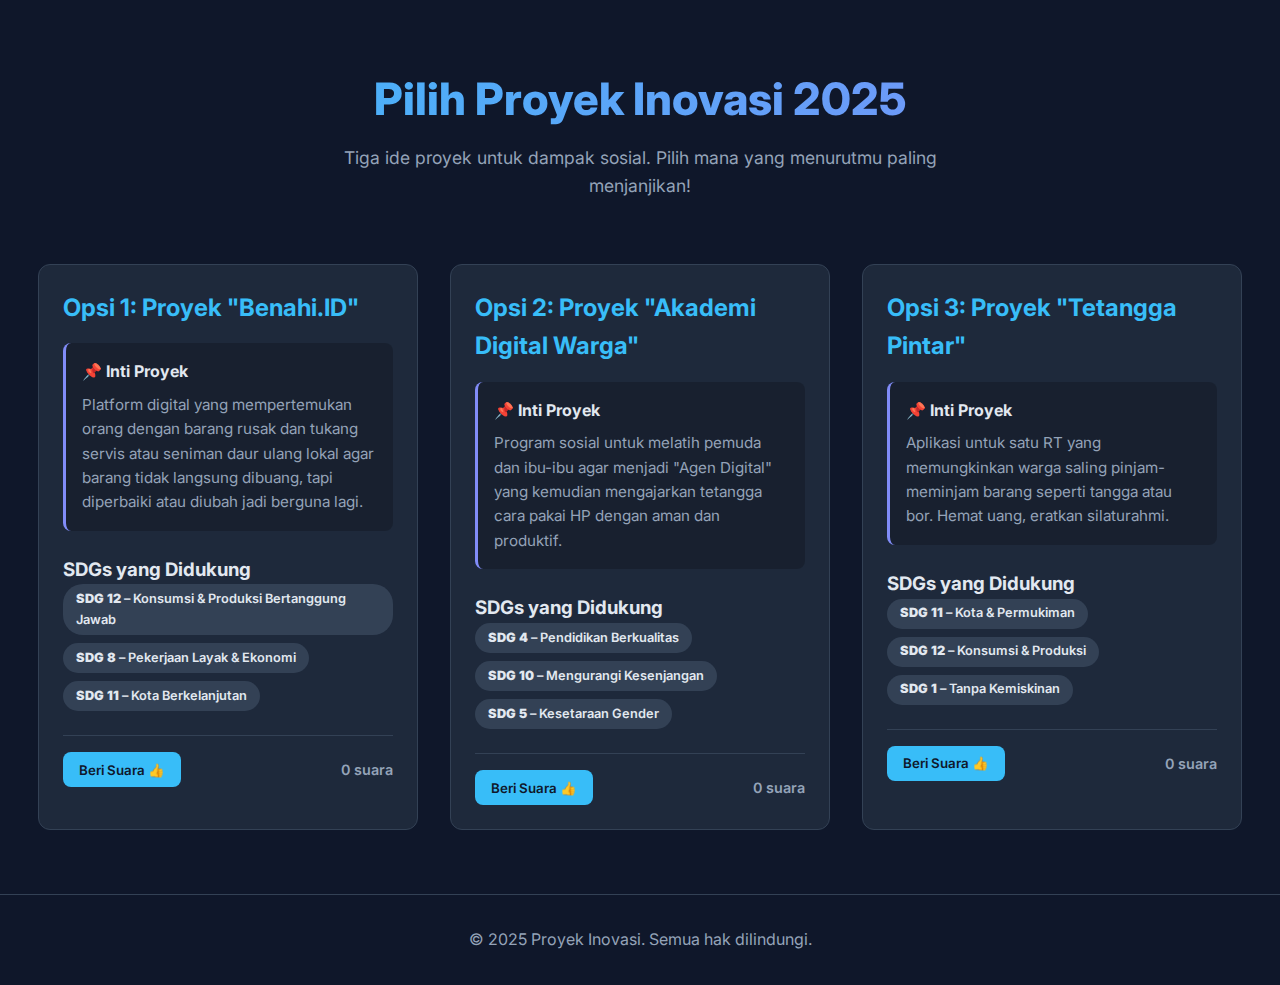
<file: index.html>
<!DOCTYPE html>
<html lang="id">
<head>
  <meta charset="UTF-8" />
  <meta name="viewport" content="width=device-width, initial-scale=1.0"/>
  <title>Pilih Proyek Inovasi 2025</title>
  <link href="https://fonts.googleapis.com/css2?family=Inter:wght@400;600;800&display=swap" rel="stylesheet">
  <link rel="stylesheet" href="style.css">
</head>
<body>

  <header>
    <h1>Pilih Proyek Inovasi 2025</h1>
    <p>Tiga ide proyek untuk dampak sosial. Pilih mana yang menurutmu paling menjanjikan!</p>
  </header>

  <main class="project-container">
    <!-- OPSI 1: BENAHI.ID -->
    <article class="project" id="project-1">
      <h2>Opsi 1: Proyek "Benahi.ID"</h2>
      <div class="summary">
        <h3><span class="emoji">📌</span> Inti Proyek</h3>
        <p>Platform digital yang mempertemukan orang dengan barang rusak dan tukang servis atau seniman daur ulang lokal agar barang tidak langsung dibuang, tapi diperbaiki atau diubah jadi berguna lagi.</p>
      </div>
      <h3>SDGs yang Didukung</h3>
      <div class="sdg-list">
        <span class="sdg"><strong>SDG 12</strong> – Konsumsi & Produksi Bertanggung Jawab</span>
        <span class="sdg"><strong>SDG 8</strong> – Pekerjaan Layak & Ekonomi</span>
        <span class="sdg"><strong>SDG 11</strong> – Kota Berkelanjutan</span>
      </div>
      <!-- Placeholder for future details -->
    </article>

    <!-- OPSI 2: AKADEMI DIGITAL WARGA -->
    <article class="project" id="project-2">
      <h2>Opsi 2: Proyek "Akademi Digital Warga"</h2>
      <div class="summary">
        <h3><span class="emoji">📌</span> Inti Proyek</h3>
        <p>Program sosial untuk melatih pemuda dan ibu-ibu agar menjadi "Agen Digital" yang kemudian mengajarkan tetangga cara pakai HP dengan aman dan produktif.</p>
      </div>
      <h3>SDGs yang Didukung</h3>
      <div class="sdg-list">
        <span class="sdg"><strong>SDG 4</strong> – Pendidikan Berkualitas</span>
        <span class="sdg"><strong>SDG 10</strong> – Mengurangi Kesenjangan</span>
        <span class="sdg"><strong>SDG 5</strong> – Kesetaraan Gender</span>
      </div>
      <!-- Placeholder for future details -->
    </article>

    <!-- OPSI 3: TETANGGA PINTAR -->
    <article class="project" id="project-3">
      <h2>Opsi 3: Proyek "Tetangga Pintar"</h2>
      <div class="summary">
        <h3><span class="emoji">📌</span> Inti Proyek</h3>
        <p>Aplikasi untuk satu RT yang memungkinkan warga saling pinjam-meminjam barang seperti tangga atau bor. Hemat uang, eratkan silaturahmi.</p>
      </div>
      <h3>SDGs yang Didukung</h3>
      <div class="sdg-list">
        <span class="sdg"><strong>SDG 11</strong> – Kota & Permukiman</span>
        <span class="sdg"><strong>SDG 12</strong> – Konsumsi & Produksi</span>
        <span class="sdg"><strong>SDG 1</strong> – Tanpa Kemiskinan</span>
      </div>
      <!-- Placeholder for future details -->
    </article>
  </main>

  <footer>
    <p>&copy; 2025 Proyek Inovasi. Semua hak dilindungi.</p>
  </footer>

  <script src="script.js" defer></script>
</body>
</html>
</file>
<file: style.css>
:root {
  --bg-color: #0f172a;
  --card-color: #1e293b;
  --primary-color: #38bdf8;
  --secondary-color: #818cf8;
  --text-color: #e2e8f0;
  --subtle-text: #94a3b8;
  --border-color: #334155;
}

* {
  margin: 0;
  padding: 0;
  box-sizing: border-box;
}

body {
  font-family: 'Inter', "Apple Color Emoji", "Segoe UI Emoji", "Segoe UI Symbol", "Noto Color Emoji", sans-serif;
  background-color: var(--bg-color);
  color: var(--text-color);
  line-height: 1.6;
}

header {
  text-align: center;
  padding: 4rem 1rem 2rem;
}

header h1 {
  font-size: 2.8rem;
  font-weight: 800;
  background: linear-gradient(90deg, var(--primary-color), var(--secondary-color));
  -webkit-background-clip: text;
  -webkit-text-fill-color: transparent;
  margin-bottom: 0.5rem;
}

header p {
  font-size: 1.1rem;
  color: var(--subtle-text);
  max-width: 600px;
  margin: 0 auto;
}

.project-container {
  display: flex;
  flex-wrap: wrap;
  justify-content: center;
  gap: 2rem;
  padding: 2rem 1rem;
}

.project {
  background-color: var(--card-color);
  border: 1px solid var(--border-color);
  border-radius: 12px;
  padding: 1.5rem;
  width: 100%;
  max-width: 380px;
  transition: transform 0.3s ease, box-shadow 0.3s ease;
  cursor: pointer;
}

.project:hover {
  transform: translateY(-5px);
  box-shadow: 0 10px 20px rgba(56, 189, 248, 0.1);
}

.project h2 {
  font-size: 1.5rem;
  color: var(--primary-color);
  margin-bottom: 1rem;
}

.summary {
  background-color: rgba(0,0,0,0.2);
  padding: 1rem;
  border-radius: 8px;
  margin-bottom: 1.5rem;
  border-left: 3px solid var(--secondary-color);
}

.summary h3 {
  font-size: 1rem;
  color: var(--text-color);
  margin-bottom: 0.5rem;
}

.summary p {
  font-size: 0.95rem;
  color: var(--subtle-text);
}

.sdg-list {
  display: flex;
  flex-wrap: wrap;
  gap: 0.5rem;
}

.sdg {
  background-color: var(--border-color);
  color: var(--text-color);
  padding: 0.3rem 0.8rem;
  border-radius: 20px;
  font-size: 0.8rem;
  font-weight: 600;
}

footer {
  text-align: center;
  padding: 2rem 1rem;
  margin-top: 2rem;
  color: var(--subtle-text);
  border-top: 1px solid var(--border-color);
}

/* Responsive */
@media (max-width: 768px) {
  header {
    padding: 2rem 1rem 1rem;
  }

  header h1 {
    font-size: 2.2rem;
  }

  .project-container {
    flex-direction: column;
    align-items: center;
  }
}
</file>
